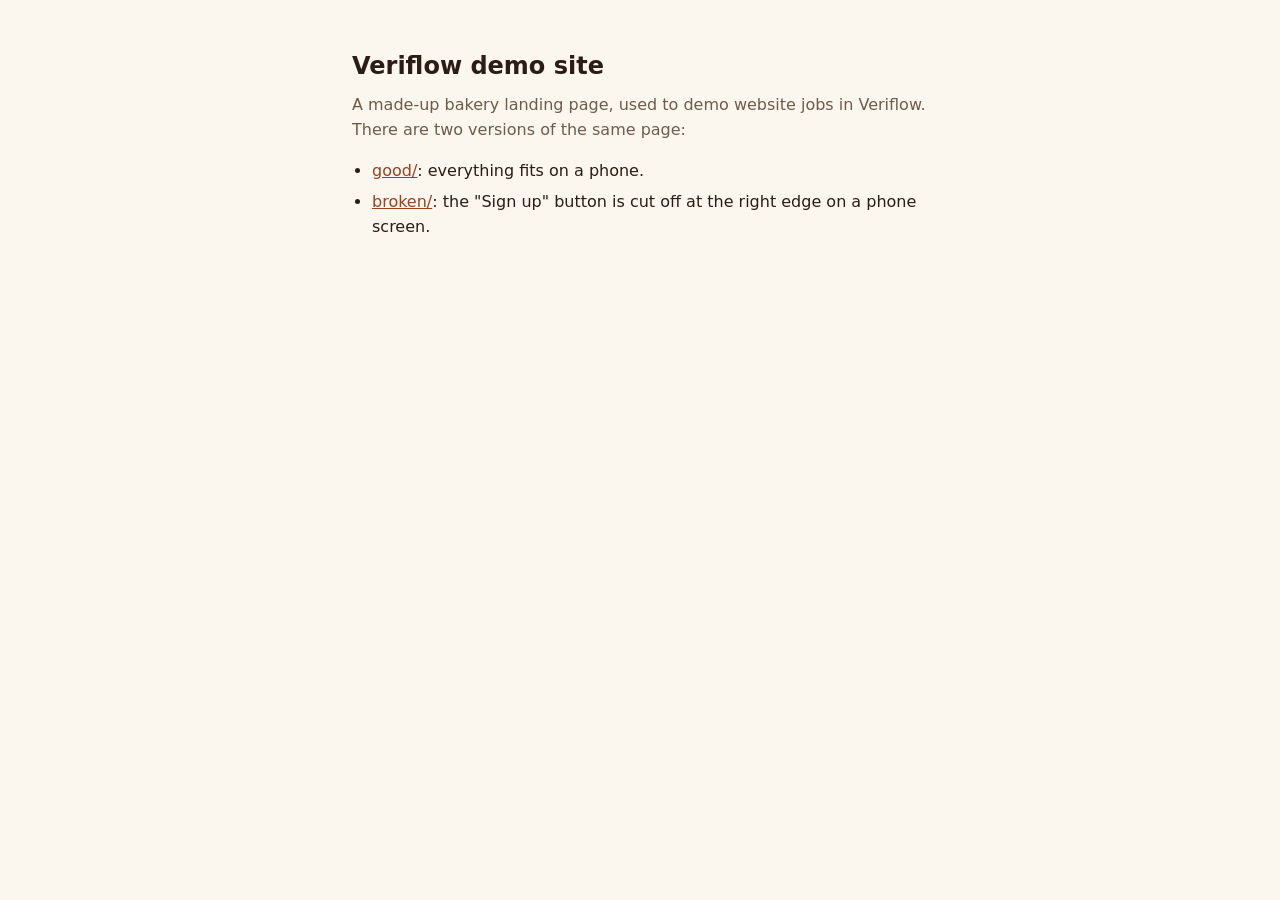
<file: index.html>
<!doctype html>
<html lang="en">
<head>
  <meta charset="utf-8">
  <meta name="viewport" content="width=device-width, initial-scale=1">
  <meta name="robots" content="noindex">
  <title>Veriflow demo site</title>
  <style>
    body { margin: 0; padding: 3rem 1.25rem; background: #fbf6ee; color: #2b1d14; font: 1rem/1.55 system-ui, sans-serif; }
    main { max-width: 36rem; margin: 0 auto; }
    h1 { margin: 0 0 0.5rem; font-size: 1.5rem; }
    p { margin: 0 0 1rem; color: #6f5b4b; }
    ul { padding-left: 1.25rem; }
    li { margin: 0.4rem 0; }
    a { color: #96431f; }
  </style>
</head>
<body>
  <main>
    <h1>Veriflow demo site</h1>
    <p>A made-up bakery landing page, used to demo website jobs in Veriflow. There are two versions of the same page:</p>
    <ul>
      <li><a href="good/">good/</a>: everything fits on a phone.</li>
      <li><a href="broken/">broken/</a>: the "Sign up" button is cut off at the right edge on a phone screen.</li>
    </ul>
  </main>
</body>
</html>
</file>
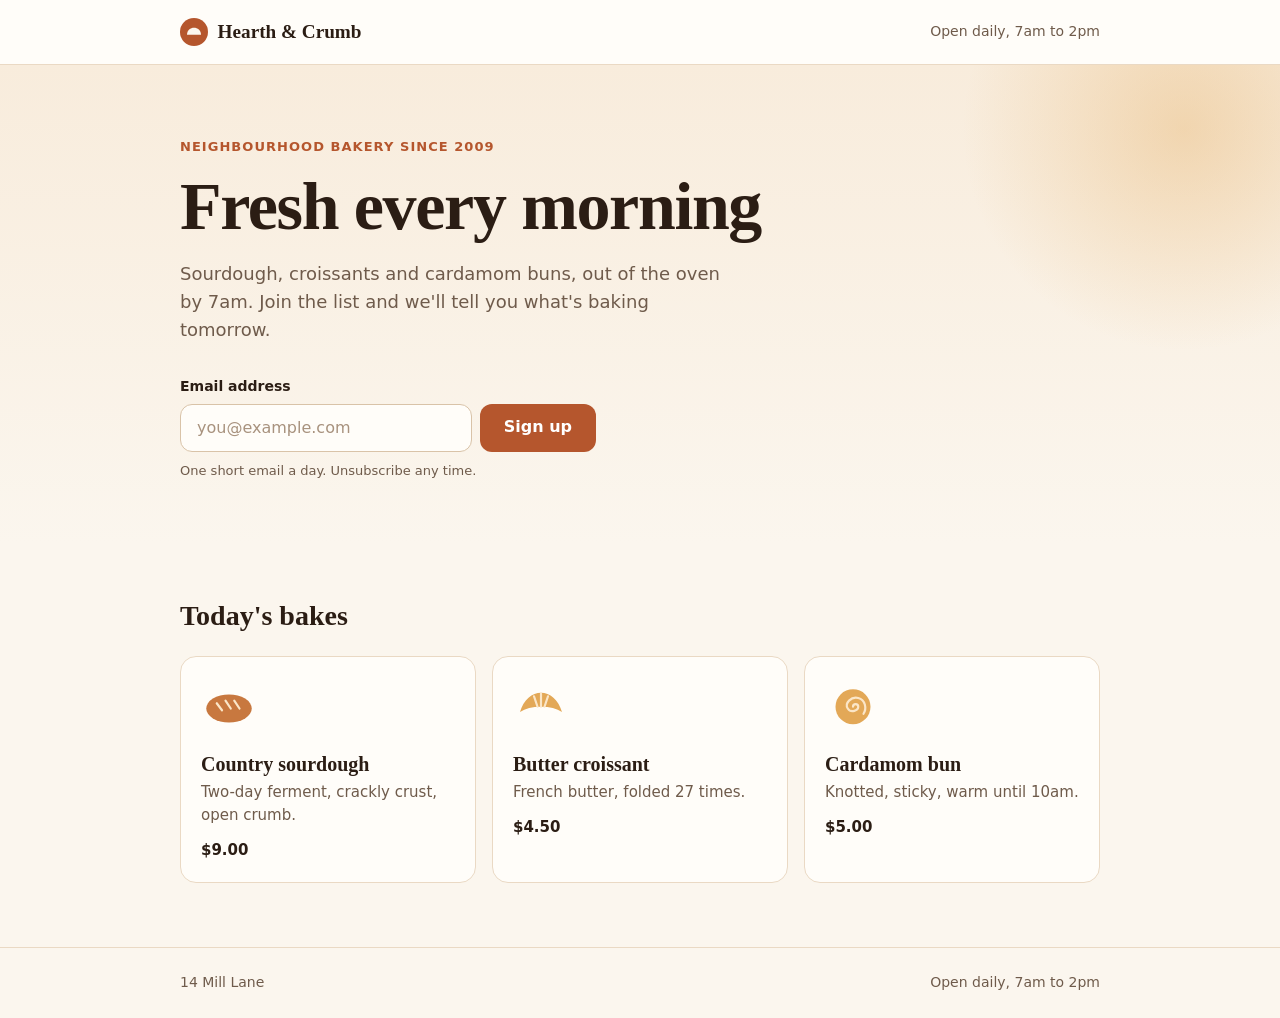
<file: broken/index.html>
<!doctype html>
<html lang="en">
<head>
  <meta charset="utf-8">
  <meta name="viewport" content="width=device-width, initial-scale=1">
  <title>Hearth &amp; Crumb · Fresh every morning</title>
  <meta name="description" content="A neighbourhood bakery. Sourdough, croissants and cardamom buns, out of the oven by 7am.">
  <link rel="icon" href="data:image/svg+xml,%3Csvg xmlns='http://www.w3.org/2000/svg' viewBox='0 0 32 32'%3E%3Ccircle cx='16' cy='16' r='16' fill='%23b5562d'/%3E%3Cpath d='M8 19c0-5 4-8 8-8s8 3 8 8z' fill='%23fbf6ee'/%3E%3C/svg%3E">
  <link rel="stylesheet" href="style.css">
</head>
<body>
  <header class="top">
    <div class="wrap top__inner">
      <a class="brand" href="./">
        <svg class="brand__mark" viewBox="0 0 32 32" aria-hidden="true">
          <circle cx="16" cy="16" r="16" />
          <path d="M8 19c0-5 4-8 8-8s8 3 8 8z" />
        </svg>
        Hearth &amp; Crumb
      </a>
      <p class="top__hours">Open daily, 7am to 2pm</p>
    </div>
  </header>

  <main>
    <section class="hero">
      <div class="wrap">
        <p class="eyebrow">Neighbourhood bakery since 2009</p>
        <h1>Fresh every morning</h1>
        <p class="lede">Sourdough, croissants and cardamom buns, out of the oven by 7am. Join the list and we'll tell you what's baking tomorrow.</p>

        <form class="signup" id="signup">
          <label class="signup__label" for="email">Email address</label>
          <div class="signup__row">
            <input id="email" name="email" type="email" autocomplete="email" placeholder="you@example.com" required>
            <button type="submit">Sign up</button>
          </div>
          <p class="signup__note">One short email a day. Unsubscribe any time.</p>
        </form>

        <div class="thanks" id="thanks" role="status" hidden>
          <h2 class="thanks__title" tabindex="-1">Thank you, you're on the list!</h2>
          <p>We'll send tomorrow's bake list to <strong id="thanks-email"></strong> at 6am.</p>
        </div>
      </div>
    </section>

    <section class="bakes" aria-labelledby="bakes-title">
      <div class="wrap">
        <h2 id="bakes-title">Today's bakes</h2>
        <ul class="bakes__list">
          <li class="bake">
            <svg class="bake__art" viewBox="0 0 64 64" aria-hidden="true">
              <ellipse cx="32" cy="36" rx="26" ry="16" class="fill-crust" />
              <path d="M18 30l6 8M28 27l6 9M38 27l6 9" class="score" />
            </svg>
            <h3>Country sourdough</h3>
            <p>Two-day ferment, crackly crust, open crumb.</p>
            <p class="bake__price">$9.00</p>
          </li>
          <li class="bake">
            <svg class="bake__art" viewBox="0 0 64 64" aria-hidden="true">
              <path d="M8 40c4-14 14-22 24-22s20 8 24 22c-6-4-14-6-24-6S14 36 8 40z" class="fill-gold" />
              <path d="M24 22l4 12M32 19v15M40 22l-4 12" class="score" />
            </svg>
            <h3>Butter croissant</h3>
            <p>French butter, folded 27 times.</p>
            <p class="bake__price">$4.50</p>
          </li>
          <li class="bake">
            <svg class="bake__art" viewBox="0 0 64 64" aria-hidden="true">
              <circle cx="32" cy="34" r="20" class="fill-gold" />
              <path d="M32 34c0-4 6-4 6 0s-8 8-12 2 4-14 12-12 10 12 6 18" class="score" />
            </svg>
            <h3>Cardamom bun</h3>
            <p>Knotted, sticky, warm until 10am.</p>
            <p class="bake__price">$5.00</p>
          </li>
        </ul>
      </div>
    </section>
  </main>

  <footer class="foot">
    <div class="wrap foot__inner">
      <p>14 Mill Lane</p>
      <p>Open daily, 7am to 2pm</p>
    </div>
  </footer>

  <script>
    // No server: signing up just shows the thank-you message in place of the form.
    const form = document.getElementById('signup');
    const thanks = document.getElementById('thanks');
    form.addEventListener('submit', (event) => {
      event.preventDefault();
      document.getElementById('thanks-email').textContent = form.email.value.trim();
      form.hidden = true;
      thanks.hidden = false;
      thanks.querySelector('.thanks__title').focus({ preventScroll: true });
    });
  </script>
</body>
</html>
</file>
<file: broken/style.css>
:root {
  --cream: #fbf6ee;
  --paper: #fffdf9;
  --ink: #2b1d14;
  --muted: #6f5b4b;
  --line: #ead9c4;
  --crust: #b5562d;
  --crust-dark: #96431f;
  --gold: #e3a857;
  --ease-out: cubic-bezier(0.23, 1, 0.32, 1);
  --serif: "Iowan Old Style", "Palatino Linotype", Palatino, Georgia, serif;
  color-scheme: light;
}

*,
*::before,
*::after {
  box-sizing: border-box;
}

body {
  margin: 0;
  background: var(--cream);
  color: var(--ink);
  font: 1rem/1.55 system-ui, -apple-system, "Segoe UI", Roboto, sans-serif;
  -webkit-font-smoothing: antialiased;
}

h1,
h2,
h3 {
  font-family: var(--serif);
  font-weight: 600;
  line-height: 1.1;
  margin: 0;
  text-wrap: balance;
}

p {
  margin: 0;
}

.wrap {
  max-width: 60rem;
  margin: 0 auto;
  padding: 0 1.25rem;
}

/* Header */
.top {
  border-bottom: 1px solid var(--line);
  background: var(--paper);
}

.top__inner {
  display: flex;
  align-items: center;
  justify-content: space-between;
  gap: 1rem;
  min-height: 4rem;
}

.brand {
  display: inline-flex;
  align-items: center;
  gap: 0.6rem;
  color: var(--ink);
  text-decoration: none;
  font-family: var(--serif);
  font-size: 1.2rem;
  font-weight: 600;
}

.brand__mark {
  width: 1.75rem;
  height: 1.75rem;
}

.brand__mark circle {
  fill: var(--crust);
}

.brand__mark path {
  fill: var(--cream);
}

.top__hours {
  color: var(--muted);
  font-size: 0.875rem;
}

/* Hero: full width, the warm glow behind it is cropped at the edges */
.hero {
  position: relative;
  overflow: hidden;
  padding: 4.5rem 0 4rem;
  background: linear-gradient(180deg, #f8ecdc 0%, var(--cream) 100%);
}

.hero::before {
  content: "";
  position: absolute;
  top: -10rem;
  right: -8rem;
  width: 28rem;
  height: 28rem;
  border-radius: 50%;
  background: radial-gradient(circle, rgba(227, 168, 87, 0.35), rgba(227, 168, 87, 0) 70%);
  pointer-events: none;
}

.hero .wrap {
  position: relative;
}

.eyebrow {
  color: var(--crust);
  font-size: 0.8125rem;
  font-weight: 600;
  letter-spacing: 0.08em;
  text-transform: uppercase;
}

h1 {
  margin-top: 0.75rem;
  font-size: clamp(2.5rem, 9vw, 4.25rem);
  letter-spacing: -0.02em;
}

.lede {
  margin-top: 1rem;
  max-width: 34rem;
  color: var(--muted);
  font-size: 1.125rem;
}

/* Signup form */
.signup {
  margin-top: 2rem;
}

.signup__label {
  display: block;
  margin-bottom: 0.4rem;
  font-size: 0.875rem;
  font-weight: 600;
}

.signup__row {
  display: flex;
  gap: 0.5rem;
  width: 26rem;
}

.signup input {
  flex: 1 1 14rem;
  min-width: 0;
  height: 3rem;
  padding: 0 1rem;
  border: 1px solid #d9c3a8;
  border-radius: 0.75rem;
  background: var(--paper);
  color: var(--ink);
  font: inherit;
  transition: border-color 150ms ease, box-shadow 150ms ease;
}

.signup input::placeholder {
  color: #a8927e;
}

.signup input:focus-visible {
  outline: none;
  border-color: var(--crust);
  box-shadow: 0 0 0 3px rgba(181, 86, 45, 0.18);
}

.signup button {
  flex: 0 0 auto;
  height: 3rem;
  padding: 0 1.5rem;
  border: 0;
  border-radius: 0.75rem;
  background: var(--crust);
  color: #fff;
  font: inherit;
  font-weight: 600;
  cursor: pointer;
  transition: transform 160ms var(--ease-out), background-color 150ms ease;
}

.signup button:active {
  transform: scale(0.97);
}

.signup button:focus-visible {
  outline: 3px solid rgba(181, 86, 45, 0.35);
  outline-offset: 2px;
}

@media (hover: hover) and (pointer: fine) {
  .signup button:hover {
    background: var(--crust-dark);
  }
}

.signup__note {
  margin-top: 0.6rem;
  color: var(--muted);
  font-size: 0.8125rem;
}

/* Thank-you message, shown in place of the form */
.thanks {
  margin-top: 2rem;
  max-width: 30rem;
  padding: 1.25rem 1.25rem 1.35rem;
  border: 1px solid #cfe0c3;
  border-left: 4px solid #5d8a46;
  border-radius: 0.75rem;
  background: #f3f8ee;
  animation: rise 260ms var(--ease-out);
}

.thanks[hidden] {
  display: none;
}

.thanks__title {
  font-size: 1.375rem;
  outline: none;
}

.thanks p {
  margin-top: 0.4rem;
  color: #3f5a32;
  overflow-wrap: anywhere;
}

@keyframes rise {
  from {
    opacity: 0;
    transform: translateY(6px);
  }
}

/* Today's bakes */
.bakes {
  padding: 3.5rem 0 4rem;
}

.bakes h2 {
  font-size: 1.75rem;
}

.bakes__list {
  display: grid;
  grid-template-columns: repeat(auto-fit, minmax(14rem, 1fr));
  gap: 1rem;
  margin: 1.5rem 0 0;
  padding: 0;
  list-style: none;
}

.bake {
  padding: 1.25rem;
  border: 1px solid var(--line);
  border-radius: 1rem;
  background: var(--paper);
}

.bake__art {
  width: 3.5rem;
  height: 3.5rem;
  margin-bottom: 0.75rem;
}

.fill-crust {
  fill: #c8783f;
}

.fill-gold {
  fill: var(--gold);
}

.score {
  fill: none;
  stroke: #fbe6c8;
  stroke-width: 2.5;
  stroke-linecap: round;
}

.bake h3 {
  font-size: 1.25rem;
}

.bake p {
  margin-top: 0.35rem;
  color: var(--muted);
  font-size: 0.9375rem;
}

.bake .bake__price {
  margin-top: 0.75rem;
  color: var(--ink);
  font-weight: 600;
  font-variant-numeric: tabular-nums;
}

/* Footer */
.foot {
  border-top: 1px solid var(--line);
  color: var(--muted);
  font-size: 0.875rem;
}

.foot__inner {
  display: flex;
  flex-wrap: wrap;
  justify-content: space-between;
  gap: 0.5rem 1.5rem;
  padding-top: 1.5rem;
  padding-bottom: 1.5rem;
}

@media (max-width: 30rem) {
  .top__hours {
    display: none;
  }

  .hero {
    padding: 3rem 0 3rem;
  }
}

@media (prefers-reduced-motion: reduce) {
  .thanks {
    animation-name: fade;
  }

  .signup button:active {
    transform: none;
  }
}

@keyframes fade {
  from {
    opacity: 0;
  }
}
</file>
